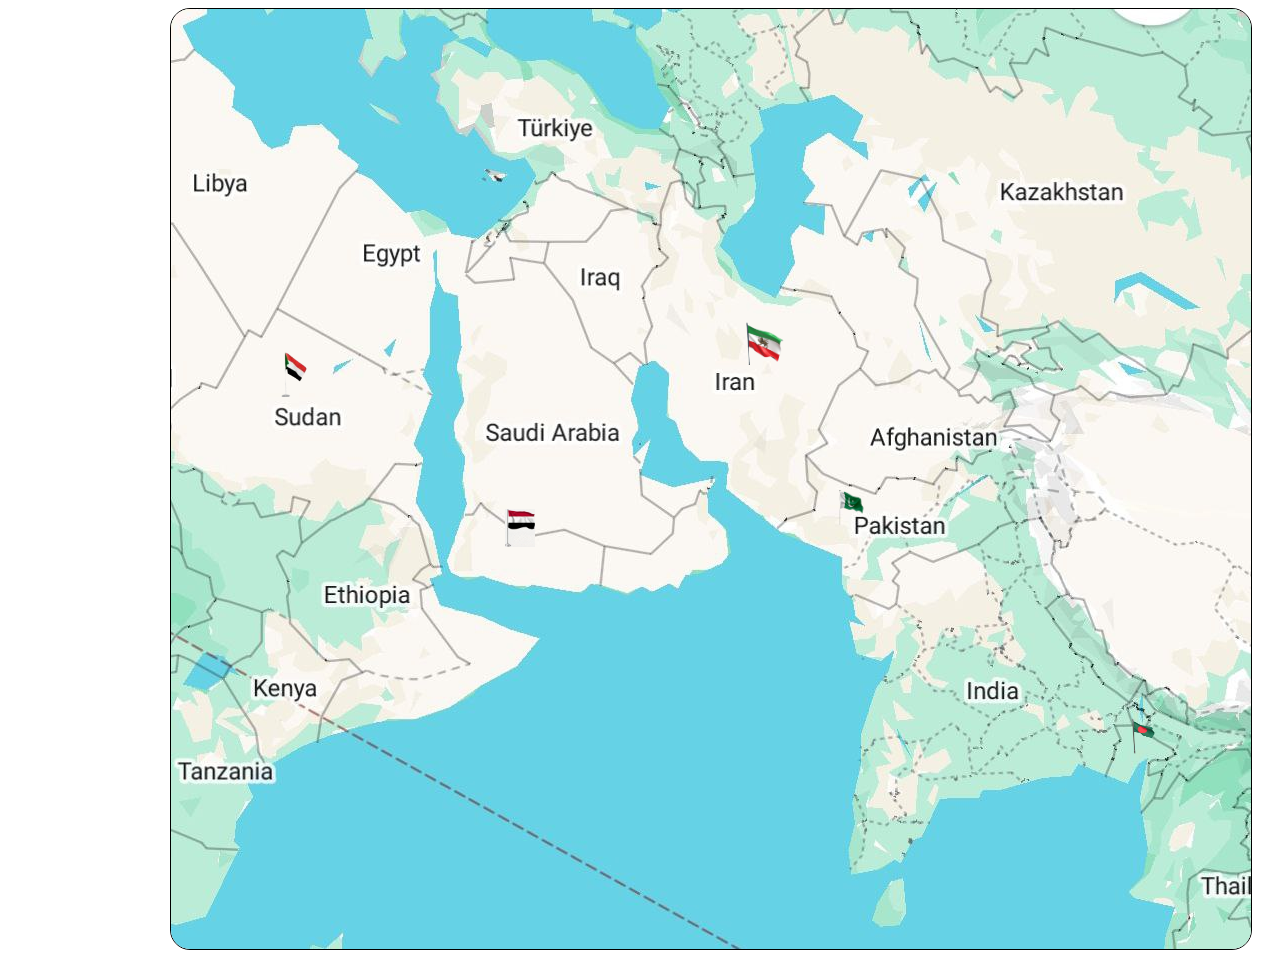
<file: index.html>
<!DOCTYPE html>
<html lang="en">
  <head>
    <meta charset="UTF-8" />
    <meta name="viewport" content="width=device-width, initial-scale=1.0" />
    <title>CULTURE</title>
    
    <link rel="stylesheet" href="css/main.css" />
    <link rel='icon' href='img/icon.jfif' ></link>
  </head>
  <body class="main">
    <div class="photo">
      <div class="container">
        <div class="image">
          <img src="img/WORLD MAP.jpg" alt="photo" />
          <div class="asima">
            <a href="new pakestan.pptx"
              ><img class="pakistan" src="img/new.png" alt="">
            </a>
            <a href="momshad.pptx"
              ><img class="sudan" src="img/sudan-removebg-preview.png" alt=""
            /></a>
            <a href="sultana.pptx"
              ><img class="bangaladesh" src="img/bangaladesh-removebg-preview.png" alt=""
            /></a>
            <a target='-blank' href="start.html">
              <img class="yemen" src="img/yemen.jpg" alt="photo"
            /></a>
            <a href="new iran.pptx"
              ><img class="iran" src="img/hi.png" alt="">
            </a>
          </div>
        </div>
      </div>
    </div>
  </body>
</html>
</file>
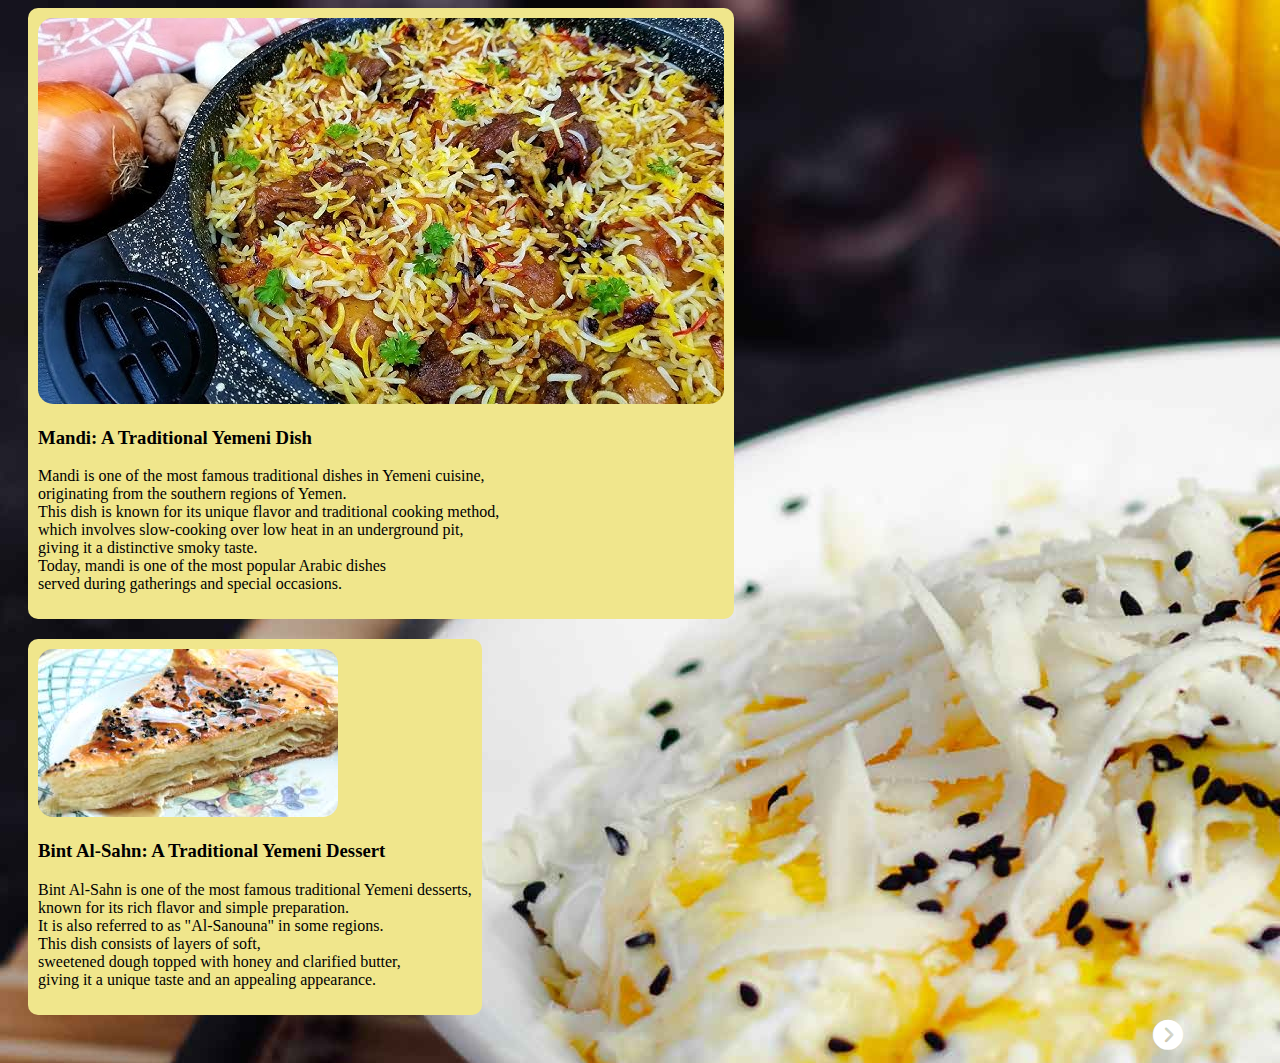
<file: food.html>
<!DOCTYPE html>
<html lang="en">
<head>
    <meta charset="UTF-8">
    <meta name="viewport" content="width=device-width, initial-scale=1.0">
    <link rel="stylesheet" href="css/main.css">
    <link rel="stylesheet" href="css/all.css">
    <link rel='icon' href='img/1751px-Sanaa_HDR_(16482367935).jpg' ></link>
    <title>YEMEN</title>

</head >
<body class="food">
    <div class="food">
        <div class="container">
            <div class="mandi">
                <div class="images">
                    <!-- <img src="/img/mandi.jfif" alt="photo"> -->
                    <img class="two" src="img/mandi2.jpg" alt="photo">
                </div>
                <div class="text">
                    <p >
                        <h3>Mandi: A Traditional Yemeni Dish <br></h3>
                        Mandi is one of the most famous traditional dishes in Yemeni 
                        cuisine, <br> originating from the southern regions of Yemen.  
                        <br>This dish is known for its unique flavor and traditional cooking method, 
                        <br>
                        which involves slow-cooking over low heat in an underground pit,
                        <br> giving it a distinctive smoky taste.  <br>Today, mandi is one of the most popular Arabic dishes <br> served during gatherings and special occasions.
                    </p>
                </div>
            </div>
            <br>
            <div class="bent">
                <img src="img/food 1.jfif" alt="photo">
                <div class="text">
                    <p>
                        <h3>Bint Al-Sahn: A Traditional Yemeni Dessert</h3>

                    Bint Al-Sahn is one of the most famous traditional Yemeni desserts,<br>
                    known for its rich flavor and simple preparation. <br>
                    It is also referred to as "Al-Sanouna" in some regions. <br>
                    This dish consists of layers of soft,  <br>
                    sweetened dough topped with honey and clarified butter,  <br>
                    giving it a unique taste and an appealing appearance.
                    </p>
                </div>
            </div>
        </div>
    </div>
    <div class="link">
        <a  href="hello.html"><i 
     class="fa-solid fa-circle-chevron-right"></i>  </a>
    </div>
</body>
</html>
</file>
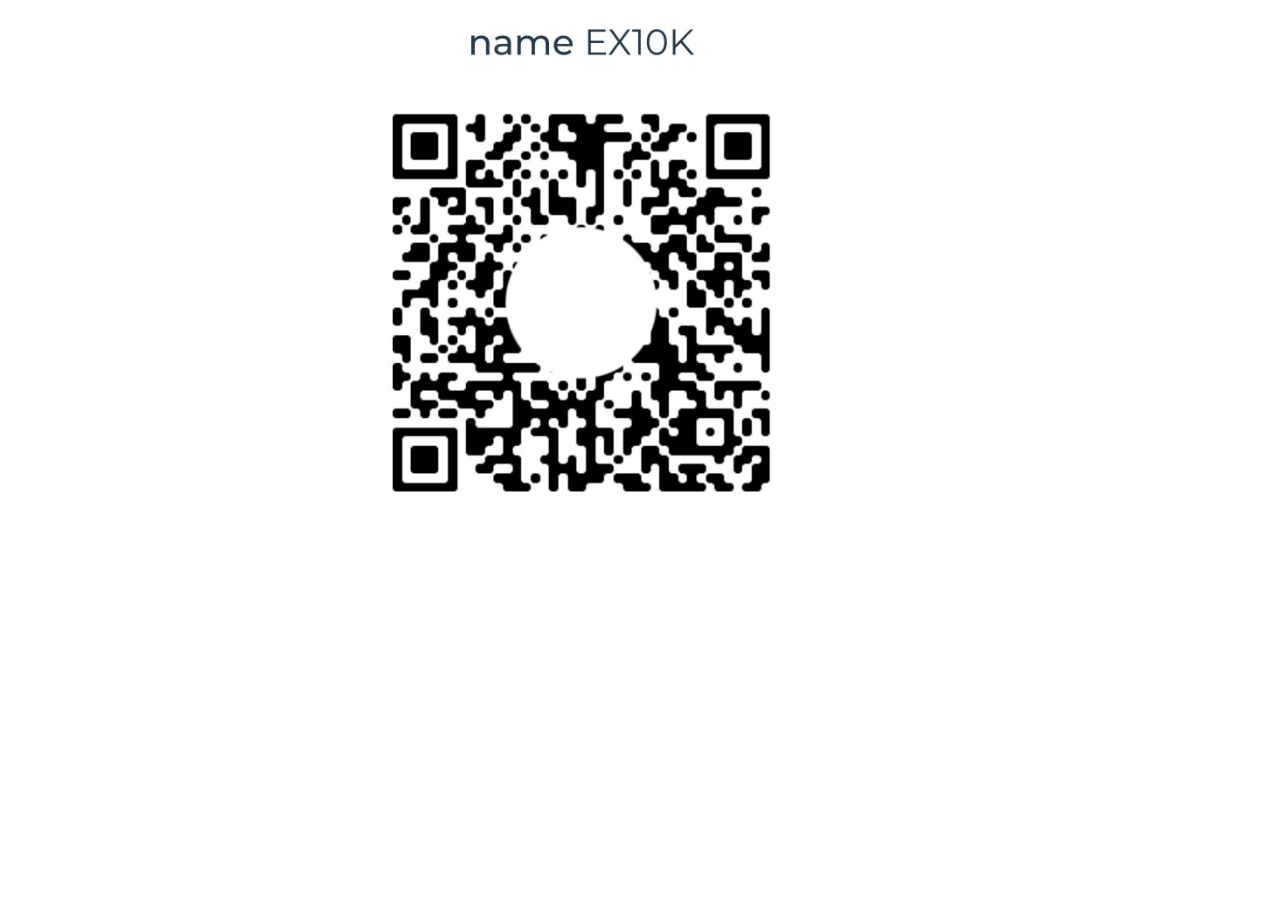
<file: hello.html>
<!DOCTYPE html>
<html lang="en">
<head>
    <meta charset="UTF-8">
    <meta name="viewport" content="width=device-width, initial-scale=1.0">
    <link rel="stylesheet" href="css/main.css">
    <link rel="stylesheet" href="css/all.css">
    <link rel='icon' href='img/1751px-Sanaa_HDR_(16482367935).jpg' ></link>
    <title>YEMEN</title>

</head >
<body class='qr'>
    <div class='imge'>
    <div class='container'>
        <div class='image'>
        <img src="img/new qr.jpg" alt="">
        </div>
    </div>
    </div>
</body>
</file>
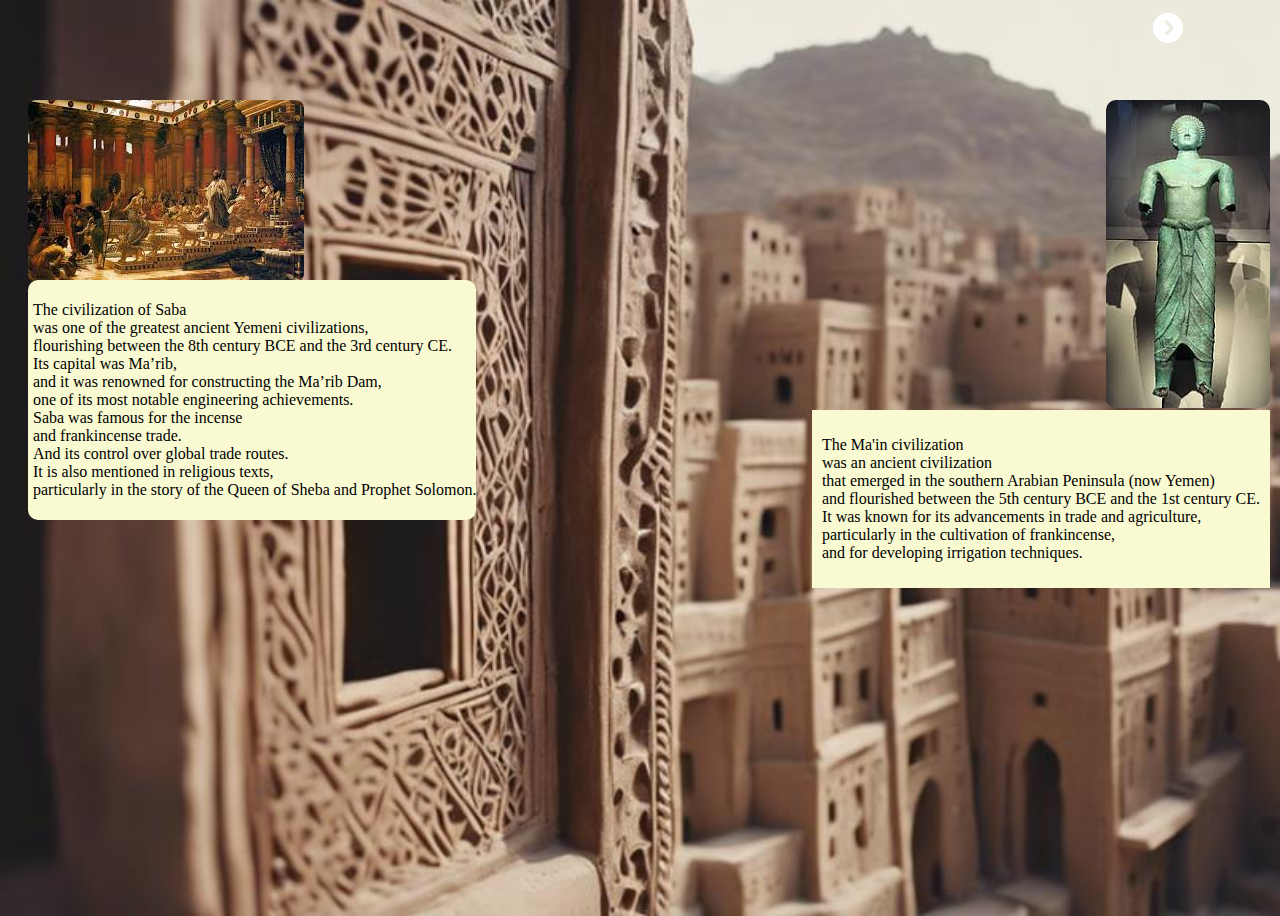
<file: history.html>
<!DOCTYPE html>
<html lang="en">
<head>
    <meta charset="UTF-8" />
    <meta name="viewport" content="width=device-width, initial-scale=1.0" />
    <title>YEMEN</title>
    <link rel="stylesheet" href="css/main.css" />
    <link rel="stylesheet" href="css/all.css" />
    <link rel='icon' href='img/1751px-Sanaa_HDR_(16482367935).jpg' ></link>
</head>
<body class="history">
    <div class="history">
        <div class="container">
            <!-- saba cicilization نص وصور  -->
            <div class="civilization">
                <div class="images">
                    <img src="img/saba1.jfif" alt="">
                </div>    
                <div class="text">
                    <p>
                        The civilization of Saba <br> was one of the greatest ancient Yemeni civilizations, <br>
                        flourishing between the 8th century BCE and the 3rd century CE.  <br>
                        Its capital was Ma’rib,  <br>and it was renowned for constructing the Ma’rib Dam, 
                        <br>one of its most notable engineering achievements. <br>
                        Saba was famous for the incense <br> and frankincense trade. <br>And its control over global trade routes. <br> 
                        It is also mentioned in religious texts, <br>particularly in the story of the Queen of Sheba and Prophet Solomon.
                    </p>
                </div>
            </div>
            <div class="main">
                <div class="images">
                    <img src="img/saba2.jfif" alt="">
                </div>
                <div class="try">
                    <p>The Ma'in civilization <br>
                        was an ancient civilization <br> that emerged in the southern Arabian Peninsula (now Yemen) <br>
                        and flourished between the 5th century BCE and the 1st century CE. <br>
                        It was known for its advancements in trade and agriculture, <br>
                        particularly in the cultivation of frankincense,<br>
                        and for developing irrigation techniques.
                    </p>
                </div>
            </div>
               
        </div>
    </div>
    <div class="link">
        <a  href="food.html"><i 
     class="fa-solid fa-circle-chevron-right"></i>  </a>
    </div>
</body>
</html>
</file>
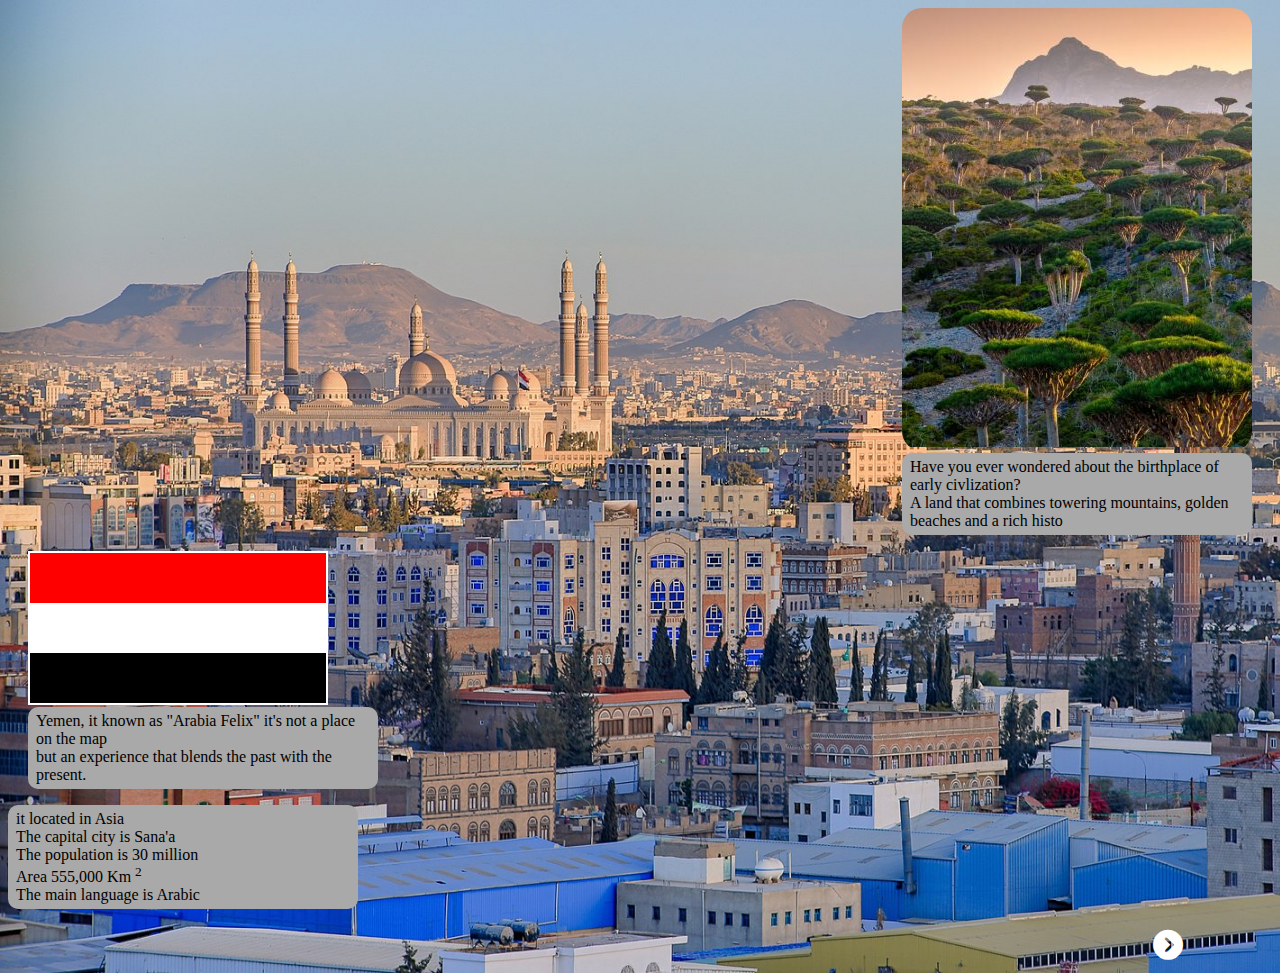
<file: start.html>
<!DOCTYPE html>
<html lang="en">
  <head>
    <meta charset="UTF-8" />
    <meta name="viewport" content="width=device-width, initial-scale=1.0" />
    <title>YEMEN</title>
    <link rel="stylesheet" href="css/main.css" />
    <link rel="stylesheet" href="css/all.css" />
    <link rel='icon' href='img/1751px-Sanaa_HDR_(16482367935).jpg' ></link>
  </head>
  <body class="index">
    <!-- the main title  -->
    <div class="head">
      <div class="container">
        <div class="content">
          <div class="image">
            <img src="img/background.jpg" alt="photo" />
          </div>
          <div class="text">
            <p>   Have you ever wondered about the birthplace of early civlization? <br />
            A land that combines towering mountains, golden beaches and a rich
            histo
          </p>
          </div>
        </div>
        <!-- explane -->
        <div class="flag">
            <div class="red">
            </div>
            <div class="white">
            </div>
            <div class="black">
            </div>
            
        </div>
        <div class="text">
                <p>
                    Yemen, it known as "Arabia Felix" it's not a place on the map <br>
            but an experience that blends the past with the present.
                </p>
        </div>
        </div>
        <div class="info">
            <p>it located in  Asia <br>
            The capital  city is Sana'a <br>
            The population is 30 million <br>
            Area  555,000 Km <sup>2</sup> <br>
            The main language is  Arabic </p><div class="link">
        <a  href="history.html"><i 
     class="fa-solid fa-circle-chevron-right"></i>  </a>
      </div>
      
        </div>
      </div >
      
    </div>
    </div>
    
  </body>
</html>
</file>
<file: css/main.css>
body.index {
    background-image: url(../img/1751px-Sanaa_HDR_\(16482367935\).jpg);

    background-size: cover;
}

body.food {
    background-image: url(../img/food\ background.jpg);
}

* {
    box-sizing: border-box;
}

body.history {
    height:100vh;
    background-image: url(../img/history\ background.jpg);
    background-size: cover;
    background-repeat: no-repeat;
}

body .main {
    background-color: azure;
}

.photo .image {
    position: relative;
    overflow: hidden;
    width: 100%;
}

.photo .image>img {
    border: solid black 1px;
    max-width: 100%;
    border-radius: 20px;
}

.main .container .asima img {
    width: 30px;
    position: absolute;
}

.main .container .asima img.pakistan {
    left: 61%;
    top: 51%;
    width:40px;
}

.main .container .asima img.sudan {
    left: 10%;
    top: 36%;
}

.main .container .asima img.bangaladesh {
    right: 9%;
    top: 75%;
    height: 37px;
    width: 23px
}

.main .container .asima img.iran {
    top: 33%;
    left: 52%;
    width: 60px;
}

.main .container .asima img.yemen {
    top: 53%;
    left: 31%;
}


.container {
    margin: 0 auto;
    padding: 0 20px;
}

.head .content {
    display: flex;
    flex-direction: column;
    align-items: flex-end;


}

/* change color  */
.head .image {
    width: 350px;
    overflow: hidden;
    border-radius: 20px;


}

.link a {
    text-decoration: none;

}


.head p {
    width: 350px;
    background-color: darkgray;
    padding: 5px 8px;
    border-radius: 10px;
    margin-top: 2px;
}

/* the flag  */
.container .flag {
    width: 300px;
    border: white solid 2px;

}

.flag .red {
    height: 50px;
    background-color: red;
    color: red;
}

.flag .white {
    height: 50px;
    color: white;
    background-color: white;
}

.flag .black {
    height: 50px;
    color: black;
    background-color: black;
}

/* info */
.head .container .info p {
    background-color: #996c6c;
    border: solid 10px black;
}

/* second page history  */
/*  civilization */
.civilization .text {
    background-color: lightgoldenrodyellow;
    width: fit-content;
    padding: 5px 0 5px 5px;
    position: absolute;
    top: 290px;
    margin-top: -10px;
    border-radius: 10px;
}

.civilization .images img {
    border-radius: 8px;
    position: absolute;
    top: 100px;
}

/* main */
.main {
    display: flex;
    flex-wrap: wrap;
    justify-content: end;

}

.main .images img {
    border-radius: 10px;
    position: absolute;
    top: 100px;
    right: 10px;
}

.try {
    width: fit-content;
    background-color: lightgoldenrodyellow;
    top: 410px;
    position: absolute;
    right: 10px;
    padding: 10px;

}

/* food  */
/* mandi */
.mandi {
    background-color: khaki;
    display: inline-block;
    padding: 10px;
    border-radius: 10px;

}

.mandi img {
    border-radius: 15px;
}

.bent {
    background-color: khaki;
    display: inline-block;
    padding: 10px;
    border-radius: 10px;
    margin-top: 20px;
}

.bent img {
    border-radius: 15px;
}

/* background */
.photo.image img {
    width: fit-content;
}
i{
    padding: 5px 7px;
    color: white;
    font-size: 30px;
    position: relative;
    left: 90%;
    transition:0.3s
}
i:hover{
    color:black;
}

body.qr .image  {
    width:500px;
    height:500px;
    margin:auto ;
}
body.qr .image img{
    max-width:100%;
    max-height:100%;
    
}
</file>
